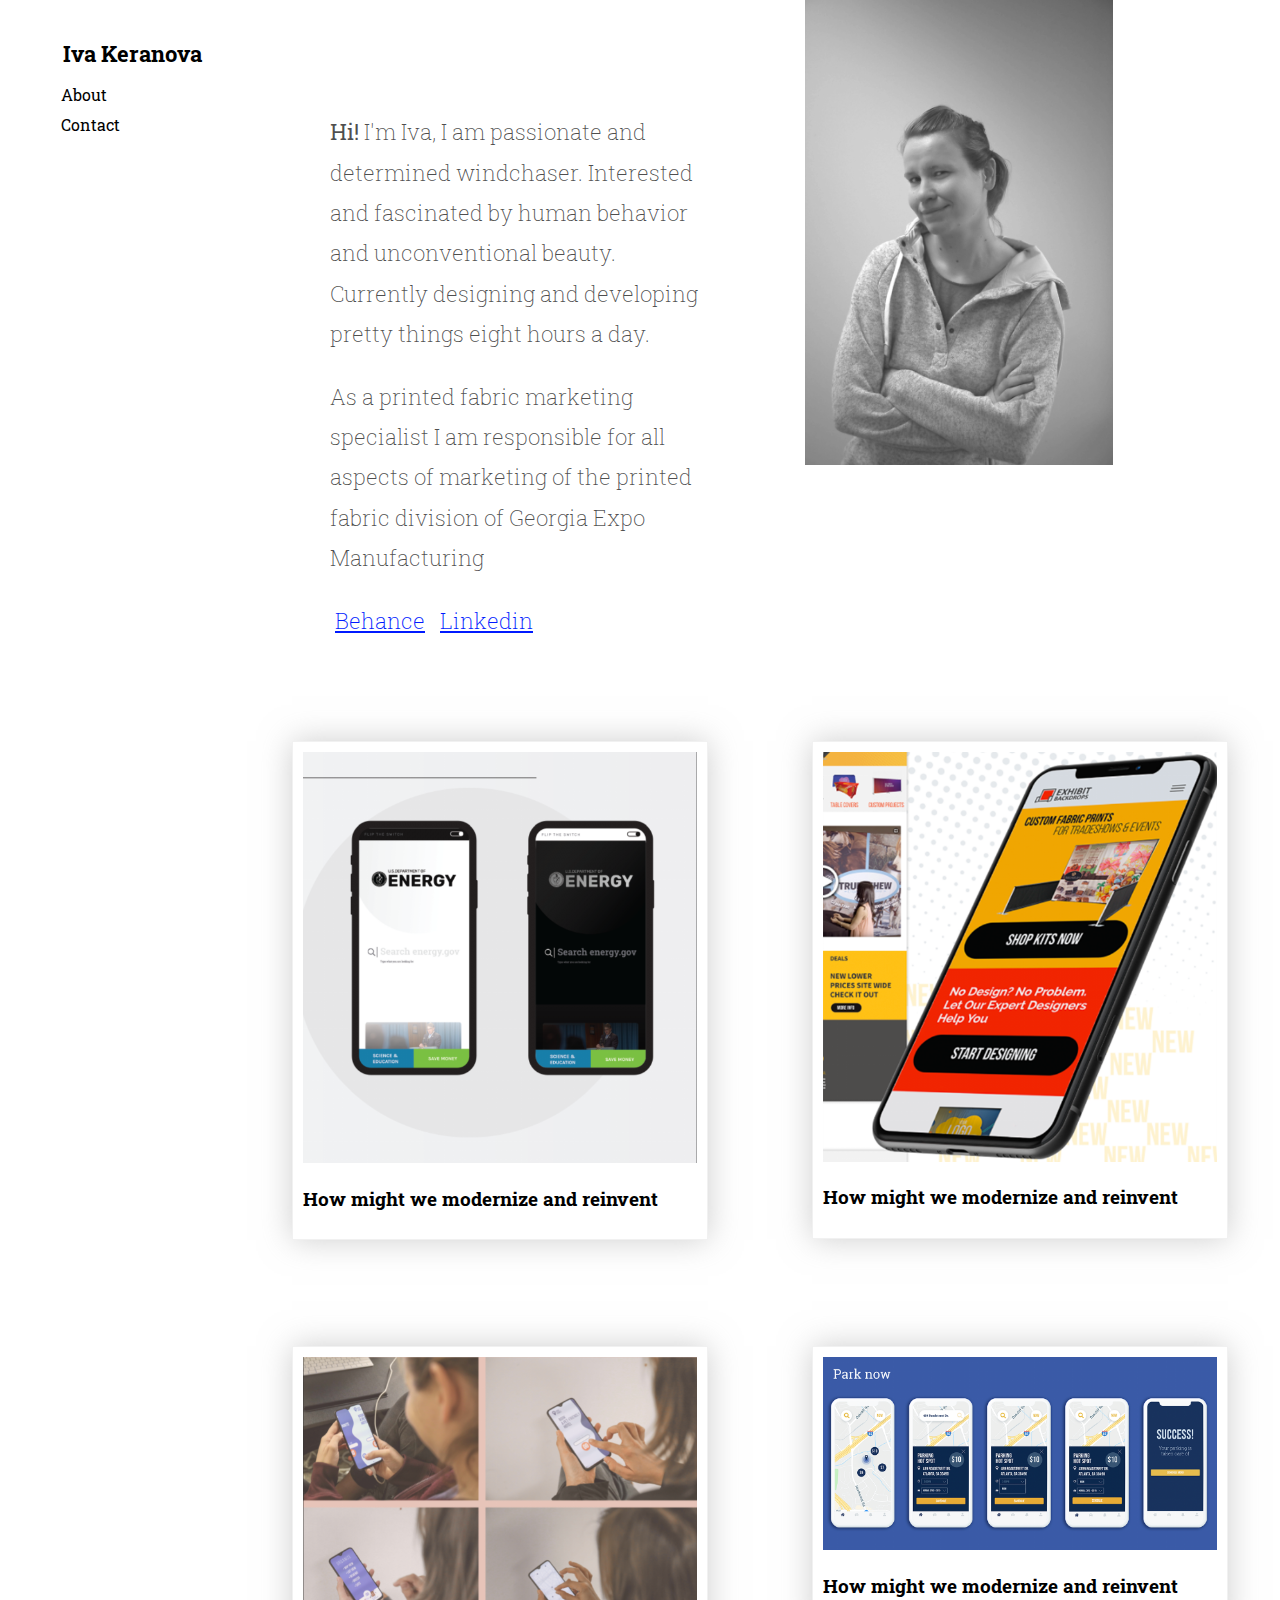
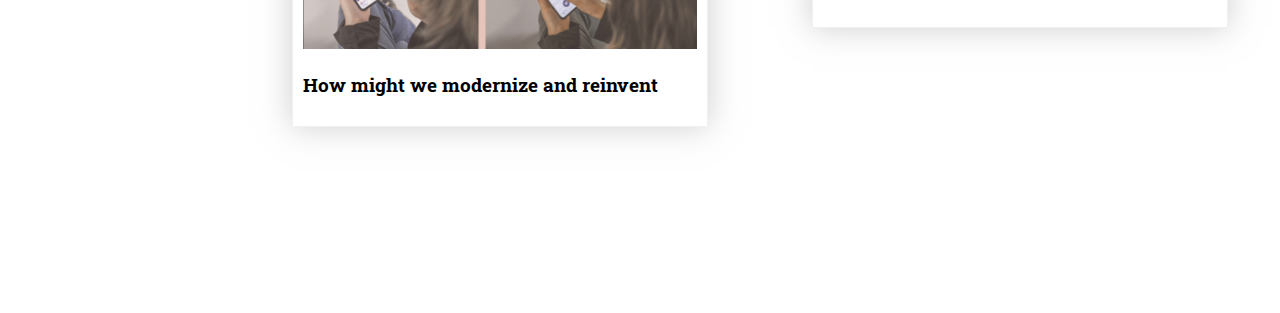
<file: about.html>
<!DOCTYPE html>
<html lang="en">
  <head>
    <meta charset="utf-8">
    <title>about</title>
    <meta name="viewport" content="width=device-width, initial-scale=1.0">
    <meta name="description" content="">
    <meta name="author" content="">
   <!-- Bootstrap Core CSS 
    <link href="../assets/vendor/bootstrap/css/bootstrap.min.css" rel="stylesheet">-->

    <!-- Theme CSS -->
    
      
    <!-- MAIN CSS -->
    <link href="CSS/me.css" rel="stylesheet">

    <!-- Custom Fonts 
    <link href="../assets/vendor/font-awesome/css/font-awesome.min.css" rel="stylesheet" type="text/css">-->
    <link href="https://fonts.googleapis.com/css?family=Roboto+Slab&display=swap" rel="stylesheet">

    <!-- HTML5 Shim and Respond.js IE8 support of HTML5 elements and media queries -->
    <!-- WARNING: Respond.js doesn't work if you view the page via file:// -->
    <!--[if lt IE 9]>
        <script src="https://oss.maxcdn.com/libs/html5shiv/3.7.0/html5shiv.js"></script>
        <script src="https://oss.maxcdn.com/libs/respond.js/1.4.2/respond.min.js"></script>
    <![endif]-->

</head>

<body>
  
        <nav class="col-1">
                        <ul>
                        <li><a href="index.html">Iva Keranova</a></li>
                        <li><a href="about.html">About</a></li>
                        <li><a href="mailto:keranovai@gmail.com">Contact</a></li>
                        </ul>
        </nav>
        
        <div class="col-2">
                
             
          
          <main class="content">
                <div class="one"><p><b>Hi! </b>I'm Iva, I am passionate and determined windchaser. 
                  Interested and 
                  fascinated by human behavior and unconventional beauty. Currently designing and
                   developing pretty things eight hours a day.</p>

                   <p>As a printed fabric marketing specialist I am responsible
                     for all aspects of marketing of the printed fabric  
                     division of Georgia Expo Manufacturing
                   </p>

                   <a class="link" href="https://www.behance.net/if314">Behance</a>
                   <a class="link" href="https://www.linkedin.com/in/iva-keranova-90a4a822/">Linkedin</a>
                   <!--<img src="assets/img/i2.png">-->
                </div>
                <div class="two">
                  <img src="img/i2.png" alt="slef">
                </div>
      
       
      <div class="content">
          <div class="project space">
                        <a href="https://www.behance.net/if314"><div class="cell"><img src="img/1.png" alt="portfoip project">
                        <h3>How might we modernize and reinvent</h3>
                </div></a>
                  
          </div>
          <div class="project space">
                <a href="https://www.behance.net/if314"><div class="cell"><img src="img/2.png" alt="portfoip project">
                        <h3>How might we modernize and reinvent</h3>
                </div></a>   
          </div>
                <div class="project space">
                                <a href="https://www.behance.net/if314"><div class="cell"><img src="img/3.png" alt="portfoip project">
                                <h3>How might we modernize and reinvent</h3>
                        </div></a>
                </div>
                        <div class="project space">
                                        <a href="https://www.behance.net/if314"><div class="cell"><img src="img/4.png" alt="portfoip project">
                                              <h3>How might we modernize and reinvent</h3>
                                        </div></a>
                        </div>

      </div>
</main>
        <footer ></footer>
        </div>
      
      
      
      </body>

</html>
</file>
<file: CSS/me.css>
* {
    box-sizing: border-box; 
    font-family: "roboto slab", Verdana, Sans-serif;
  }
  body {
    display: flex;
    min-height: 100vh;
    flex-direction: row;

    margin: 0;
  }
  .col-1 {
  /*  position: fixed;
  background: #fff; the prj layout spreds the whole way*/ 
  flex: 1;
  position: relative;
  }
  .col-2 {
    display: flex;
    flex-direction: column;
    flex: 5;
  }
  .content {
    display: flex;
    flex-direction: row;
    flex-wrap:wrap;
    justify-content: space-around;
    
  }
  .content > article {
    flex: 4;
  }
  
 .me{
    font-style: normal;
    font-weight: 200;
    padding: 0;
       margin: 20vh 40vh;
    color: rgba(0, 0, 0, 0.85);
    font-size: 1.8rem;
    line-height: 1.8;
  }
  
  header{
    background: #fff;
    height: 8vh;
  }
   footer {
    height: 10vh;
    
  }
  header, footer, article, nav {
    padding: 1em;   
  }
  
 a{
    text-decoration: none;
      color:#000;
      transition:all 8ms ease-in
  }

  nav a:hover{
   /* opacity: 50%;*/
    text-shadow: 0 0 25px rgba(11, 14, 212, 1);
  }

 
  ul{
         position: fixed;
  background: #fff; 
    list-style-type:none
    
  }

  ul > :first-child {
  font-size:1.4em;
  font-weight: 700;
  padding-bottom: 0.5em;

 }
li{
  padding:  0.3em;
}

.project{
    width:40%;
    justify-items: flex-start;
    margin: 10px;
   
}

.cell {
    /*  flex:2;
  width: 100%;  */
    -webkit-box-flex: 1;
    -moz-box-flex: 1;
    box-flex: 1;
    -webkit-flex: 1 1 auto;
    flex: 1 1 auto; 
    padding: 10px;
    border: 1px solid #f1f1f1;
    box-shadow: 0 0 30px rgba(158, 158, 158, 0.5);

    cursor: pointer;

    transition:all 0.5s ease-in-out;
    transition-delay: 8ms;
}
.cell:hover{
  box-shadow: 0 0 30px rgba(11, 14, 212, 0.8);
}

img {
    width: 100%;
    height: auto;
  }

.space{
    margin-bottom: 6rem;
}
/* about page */
.one{
    font-style: normal;
    font-weight: 200;
    padding: 0;

      margin: 10vh 10vh;
     flex:3;
    color: rgba(0, 0, 0, 0.70);
    font-size: 1.4rem;
    line-height: 1.8;
}

.two{
    flex:3;
    margin: 0vh 10vh 10vh 0vh;

}
.two img{
    width: 80%;
    opacity: 80%;
}

.link{
    text-decoration: underline;
    color:#001aff;
    padding: 5px;
}
</file>
